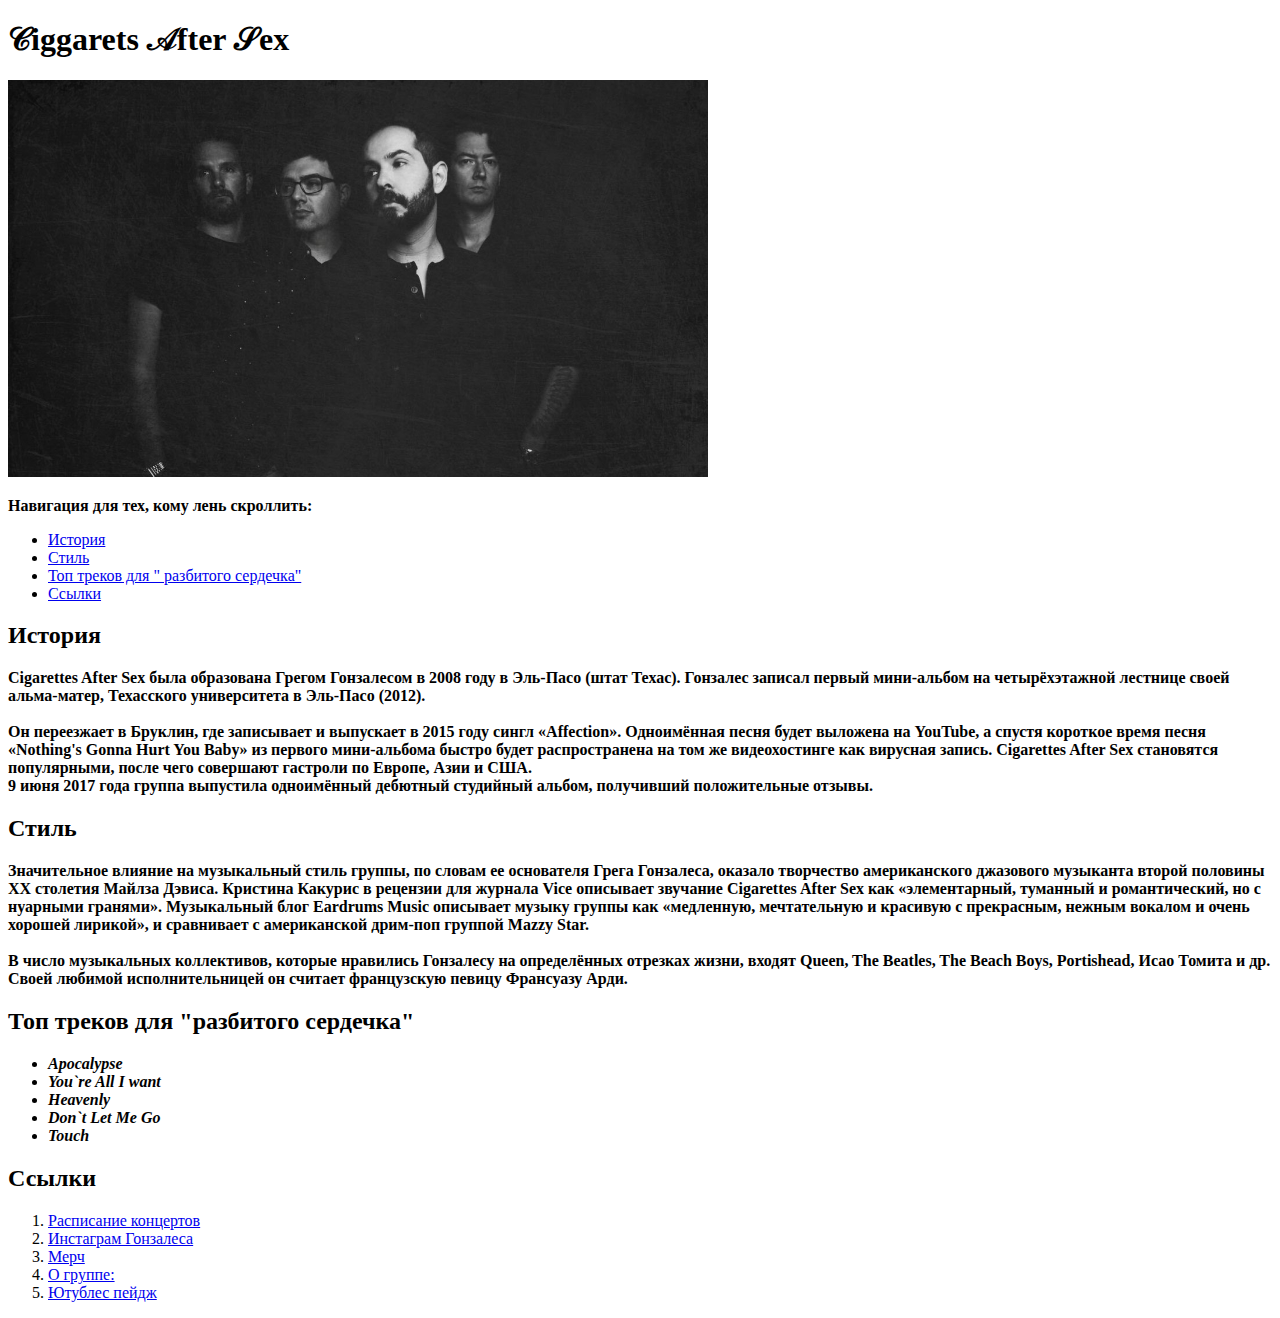
<file: project_1/index.html>
<!DOCTYPE html>
<html lang="en">

<head>
    <meta charset="UTF-8" />
    <title>Ciggarets After Sex</title>
</head>

<body>
    <h1>&Cscr;iggarets &Ascr;fter &Sscr;ex</h1>
    <img src="band.jpg " width="700" />
    <p>
        <strong>Навигация для тех, кому лень скроллить:</strong>
    </p>
    <ul>
        <li>
            <a href='#title-1'>История</a>
        </li>
        <li>
            <a href="#title-2">Стиль</a>
        </li>
        <li>
            <a href="#title-3">Топ треков для " разбитого сердечка"</a>
        </li>
        <li>
            <a href="#title-4">Ссылки</a>
        </li>
    </ul>
    <a name='title-1'></a>
    <h2>История</h2>
    <p>
        <strong>Cigarettes After Sex была образована Грегом Гонзалесом в 2008 году в Эль-Пасо (штат Техас). Гонзалес
            записал
            первый мини-альбом на четырёхэтажной лестнице своей альма-матер, Техасского университета в Эль-Пасо
            (2012).</br>
            </br>Он переезжает в Бруклин, где записывает и выпускает в 2015 году сингл «Affection». Одноимённая песня
            будет
            выложена на YouTube, а спустя короткое время песня «Nothing's Gonna Hurt You Baby» из первого
            мини-альбома
            быстро будет распространена на том же видеохостинге как вирусная запись. Cigarettes After Sex становятся
            популярными, после чего совершают гастроли по Европе, Азии и США.</br>
            9 июня 2017 года группа выпустила одноимённый дебютный студийный альбом, получивший положительные
            отзывы.
        </strong>
    </p>
    <a name="title-2"></a>
    <h2>Стиль</h2>
    <p>
        <strong>Значительное влияние на музыкальный стиль группы, по словам ее основателя Грега Гонзалеса, оказало
            творчество
            американского джазового музыканта второй половины XX столетия Майлза Дэвиса. Кристина Какурис в рецензии
            для
            журнала Vice описывает звучание Cigarettes After Sex как «элементарный, туманный и романтический, но с
            нуарными гранями». Музыкальный блог Eardrums Music описывает музыку группы как «медленную, мечтательную
            и
            красивую с
            прекрасным, нежным вокалом и очень хорошей лирикой», и сравнивает с американской дрим-поп группой Mazzy
            Star. </br>
            </br>В число музыкальных коллективов, которые нравились Гонзалесу на определённых отрезках жизни, входят
            Queen,
            The
            Beatles, The Beach Boys, Portishead, Исао Томита и др. Своей любимой исполнительницей он считает
            французскую
            певицу Франсуазу Арди.
        </strong>
    </p>
    <a name="title-3"></a>
    <h2>Топ треков для "разбитого сердечка"</h2>
    <p>
    <ul>
        <li>
            <em>
                <strong>Apocalypse</strong>
            </em>
        </li>
        <li>
            <em>
                <strong>You`re All I want</strong>
            </em>
        </li>
        <li>
            <em>
                <strong>Heavenly</strong>
            </em>
        </li>
        <li>
            <em>
                <strong>Don`t Let Me Go</strong>
            </em>
        </li>
        <li>
            <em>
                <strong>Touch</strong>
            </em>
        </li>
    </ul>
    </p>
    <a name="title-4"></a>
    <h2>Ссылки</h2>
    <ol>
        <li><a href='https://www.cigarettesaftersex.com/shows' target='_blank'>Расписание концертов</a></li>
        <li><a href='https://www.instagram.com/psychicparty/' target='_blank'>Инстаграм Гонзалеса</a></li>
        <li><a href='https://cigarettesaftersex.forwardmerch.com/' target='_blank'>Мерч</a></li>
        <li><a href='https://en.wikipedia.org/wiki/Cigarettes_After_Sex' target='_blank'>О группе:</a></li>
        <li><a href='https://www.youtube.com/channel/UCqNxhPZoLJ81i5QaK4nqn8A' target='_blank'>Ютублес пейдж</a></li>
    </ol>
</body>

</html>
</file>
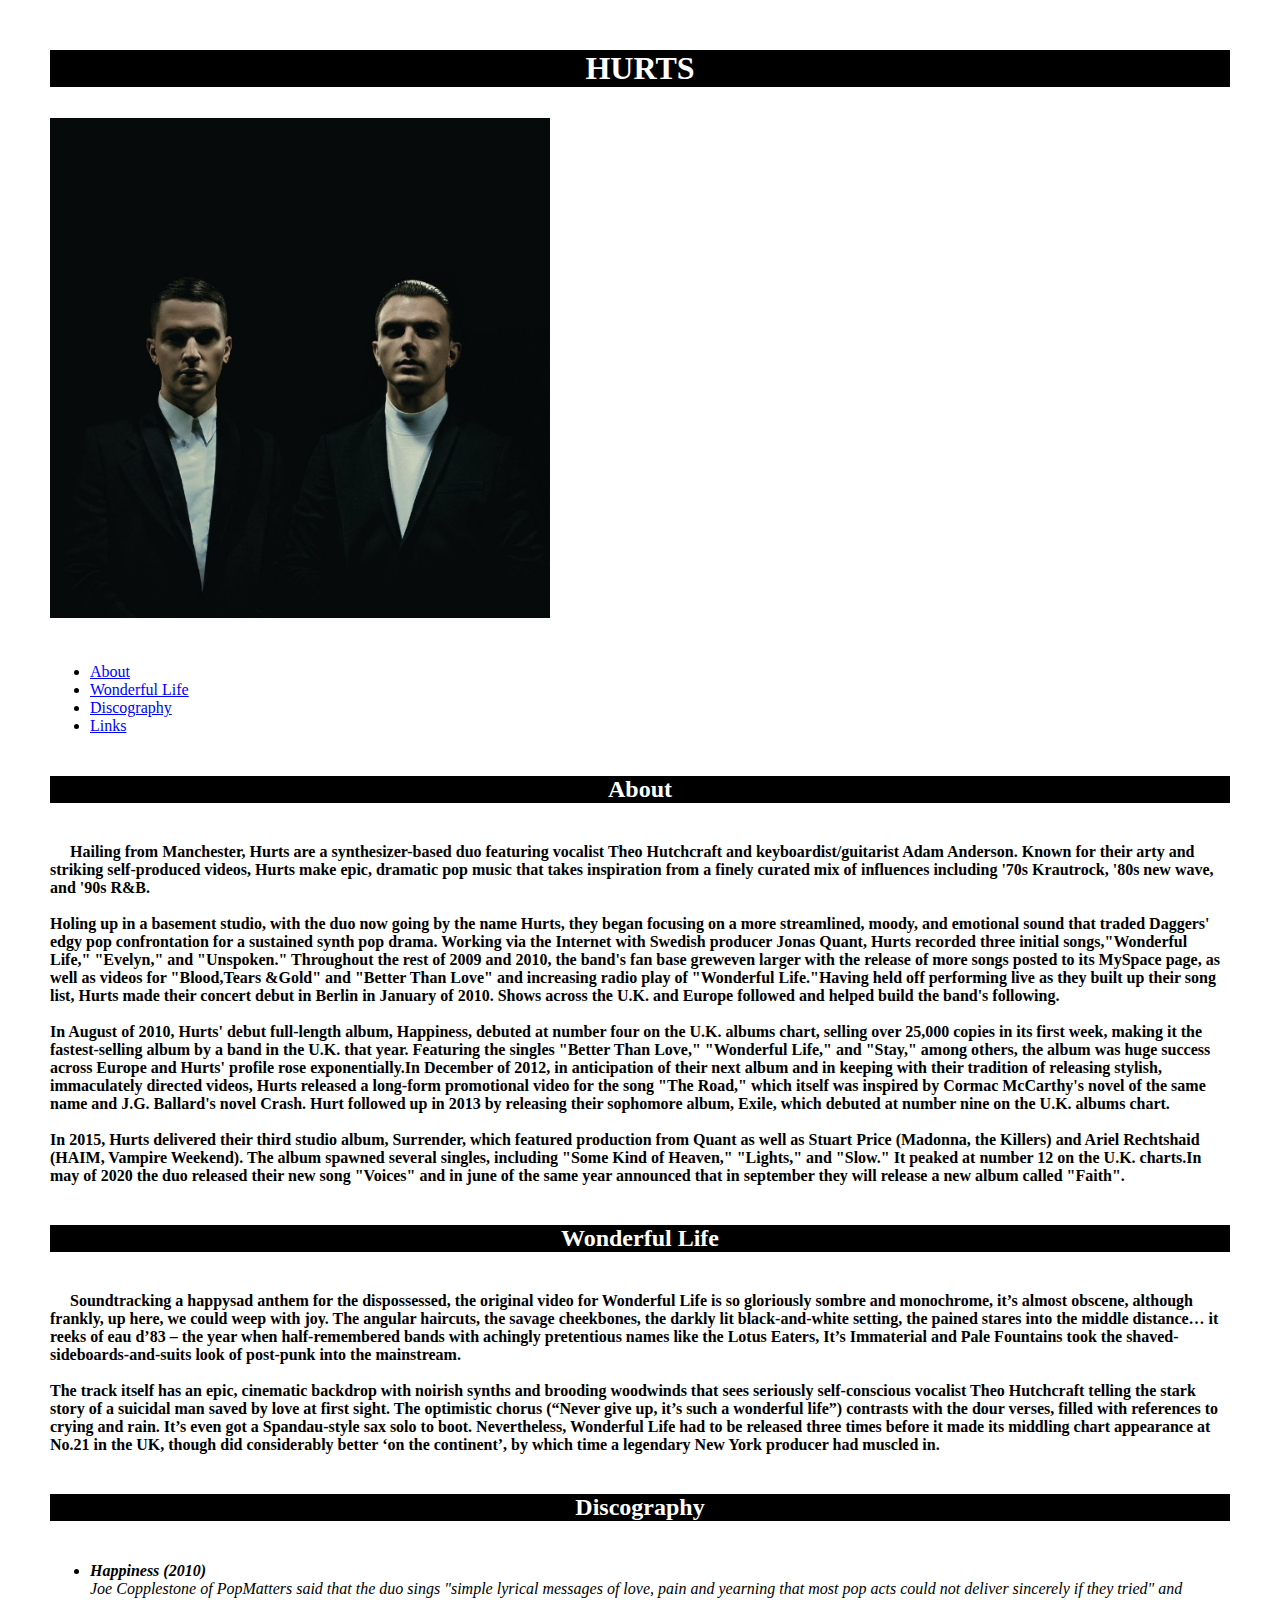
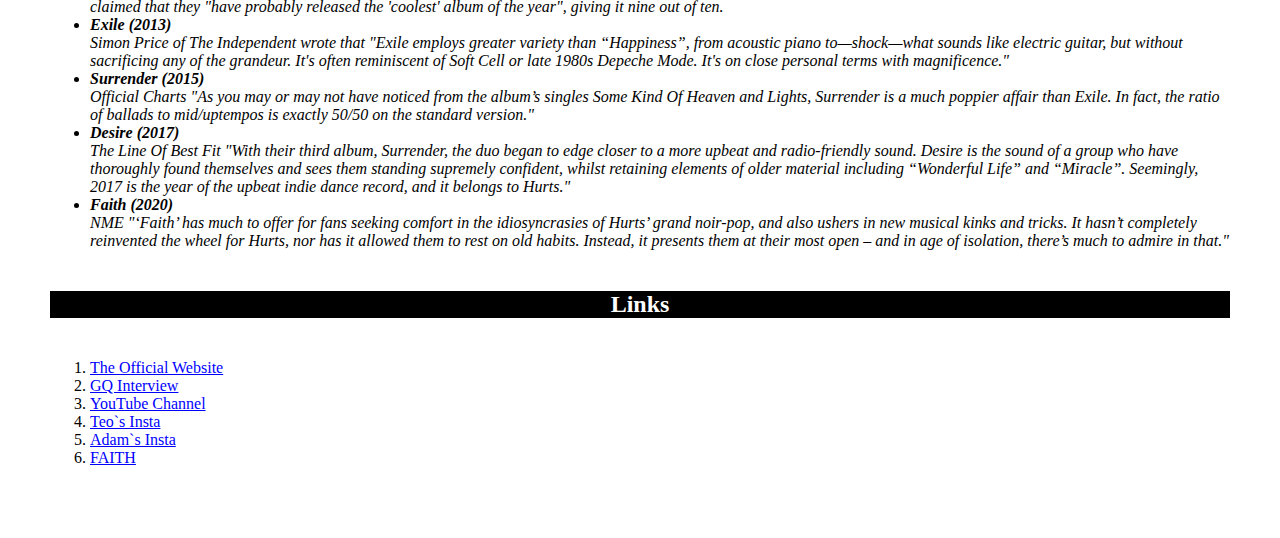
<file: project_2/index.html>
<!DOCTYPE html>
<html lang="en">

<head>
    <meta charset="UTF-8" />
    <title>HURTS</title>
    <link rel="stylesheet" href="styles.css" />
</head>
</head>

<body>
    <h1>HURTS</h1>
    <img src="hurts.jpg " width='500' />
    <div class="synopsis">
        <ul>
            <li>
                <a href='#title-1'>About</a>
            </li>
            <li>
                <a href="#title-2">Wonderful Life</a>
            </li>
            <li>
                <a href="#title-3">Discography</a>
            </li>
            <li>
                <a href="#title-4">Links</a>
            </li>
        </ul>
    </div>
    <a name='title-1'></a>
    <h2>About</h2>
    <p>
        <strong>
            Hailing from Manchester, Hurts are a synthesizer-based duo featuring vocalist Theo Hutchcraft and
            keyboardist/guitarist Adam Anderson. Known for their arty and striking self-produced videos, Hurts make
            epic, dramatic pop music that takes inspiration from a finely curated mix of influences including '70s
            Krautrock, '80s new wave, and '90s R&B.</br></br>
            Holing up in a basement studio, with the duo now going by the name Hurts, they began focusing on
            a more streamlined, moody, and emotional sound that traded Daggers' edgy pop confrontation for a
            sustained
            synth pop drama. Working via the Internet with Swedish producer Jonas Quant, Hurts recorded three
            initial
            songs,"Wonderful Life," "Evelyn," and "Unspoken." Throughout the rest of 2009 and 2010, the band's fan
            base greweven larger with the release of more songs posted to its MySpace page, as well as videos for
            "Blood,Tears &Gold" and "Better Than Love" and increasing radio play of "Wonderful Life."Having held off
            performing live as they built up their song list, Hurts made their concert debut
            in Berlin in January of 2010. Shows across the U.K. and Europe followed and helped build the band's
            following. </br></br>
            In August of 2010, Hurts' debut full-length album, Happiness, debuted at number four on
            the U.K. albums chart, selling over 25,000 copies in its first week, making it the fastest-selling album
            by
            a band in the U.K. that year. Featuring the singles "Better Than Love," "Wonderful Life," and "Stay,"
            among
            others, the album was huge success across Europe and Hurts' profile rose exponentially.In December of
            2012,
            in anticipation of their next album and in keeping with their tradition of releasing stylish,
            immaculately
            directed videos, Hurts released a long-form promotional video for the song "The Road," which itself was
            inspired by Cormac McCarthy's novel of the same name and J.G. Ballard's novel Crash. Hurt followed up in
            2013 by releasing their sophomore album, Exile, which debuted at number nine on
            the U.K. albums chart.</br></br>
            In 2015, Hurts delivered their third studio album, Surrender, which featured production from
            Quant as well as Stuart Price (Madonna, the Killers) and Ariel Rechtshaid (HAIM, Vampire Weekend). The
            album
            spawned several singles, including "Some Kind of Heaven," "Lights," and "Slow." It peaked at number 12
            on
            the U.K. charts.In may of 2020 the duo released their new song "Voices" and in june of the same year
            announced that in september they will release a new album called "Faith". </strong>
    </p>
    <a name="title-2"></a>
    <h2>Wonderful Life</h2>
    <p>
        <strong>Soundtracking a happysad anthem for the dispossessed, the original video for Wonderful Life is
            so
            gloriously sombre and monochrome, it’s almost obscene, although frankly, up here, we could weep with
            joy.
            The angular haircuts, the savage cheekbones, the darkly lit black-and-white setting, the pained
            stares into
            the middle distance… it reeks of eau d’83 – the year when half-remembered bands with achingly
            pretentious
            names like the Lotus Eaters, It’s Immaterial and Pale Fountains took the shaved-sideboards-and-suits
            look of
            post-punk into the mainstream. </br></br>
            The track itself has an epic, cinematic backdrop with noirish synths and brooding woodwinds that
            sees
            seriously self-conscious vocalist Theo Hutchcraft telling the stark story of a suicidal man saved by
            love at
            first sight. The optimistic chorus (“Never give up, it’s such a wonderful life”) contrasts with the
            dour
            verses, filled with references to crying and rain. It’s even got a Spandau-style sax solo to boot.
            Nevertheless, Wonderful Life had to be released three times before it made its middling chart
            appearance at
            No.21 in the UK, though did considerably better ‘on the continent’, by which time a legendary New
            York
            producer had muscled in.
        </strong>
    </p>
    <a name="title-3"></a>
    <h2>Discography</h2>
    <div class="synopsis">
        <ul>
            <li>
                <em>
                    <strong>Happiness (2010)</strong>
                    </br>
                    Joe Copplestone of PopMatters said that the duo sings "simple lyrical messages of love, pain and
                    yearning that most pop acts could not deliver sincerely if they tried" and claimed that they
                    "have
                    probably released the 'coolest' album of the year", giving it nine out of ten.
                </em>
            </li>
            <li>
                <em>
                    <strong>Exile (2013)</strong></br>
                    Simon Price of The Independent wrote that "Exile employs greater variety than “Happiness”, from
                    acoustic
                    piano to—shock—what sounds like electric guitar, but without sacrificing any of the grandeur.
                    It's often
                    reminiscent of Soft Cell or late 1980s Depeche Mode. It's on close personal terms with
                    magnificence."
                </em>
            </li>
            <li>
                <em>
                    <strong>Surrender (2015)</strong></br>
                    Official Charts "As you may or may not have noticed from the album’s singles Some Kind Of Heaven
                    and
                    Lights, Surrender is a much poppier affair than Exile. In fact, the ratio of ballads to
                    mid/uptempos is
                    exactly 50/50 on the standard version."
                </em>
            </li>
            <li>
                <em>
                    <strong>Desire (2017)</strong></br>
                    The Line Of Best Fit "With their third album, Surrender, the duo began to edge closer to a more
                    upbeat
                    and radio-friendly sound. Desire is the sound of a group who have thoroughly found themselves
                    and sees
                    them standing supremely confident, whilst retaining elements of older material including
                    “Wonderful
                    Life” and “Miracle”. Seemingly, 2017 is the year of the upbeat indie dance record, and it
                    belongs to
                    Hurts."
                </em>
            </li>
            <li>
                <em>
                    <strong>Faith (2020)</strong></br>
                    NME "‘Faith’ has much to offer for fans seeking comfort in the idiosyncrasies of Hurts’ grand
                    noir-pop,
                    and also ushers in new musical kinks and tricks. It hasn’t completely reinvented the wheel for
                    Hurts,
                    nor has it allowed them to rest on old habits. Instead, it presents them at their most open –
                    and in age
                    of isolation, there’s much to admire in that."
                </em>
            </li>
        </ul>
    </div>
    <a name="title-4"></a>
    <h2>Links</h2>
    <div class="synopsis">
        <ol>
            <li><a href='https://informationhurts.com/' target='_blank'>The Official Website</a></li>
            <li><a href='https://www.gq-magazine.co.uk/article/gq-style-news-personal-style-hurts' target='_blank'>GQ
                    Interview</a></li>
            <li><a href='https://www.youtube.com/channel/UCCLnNaT_gYUKHI50Uin6bMQ' target='_blank'>YouTube Channel</a>
            </li>
            <li><a href='https://instagram.com/theohurts/' target='_blank'>Teo`s Insta</a></li>
            <li><a href='https://instagram.com/adamhurts/' target='_blank'>Adam`s Insta</a></li>
            <li><a href='https://www.wonderlandmagazine.com/2020/06/30/hurts-faith-album-intervew/'
                    target="_blank">FAITH</a></li>
        </ol>
    </div>
</body>

</html>
</file>
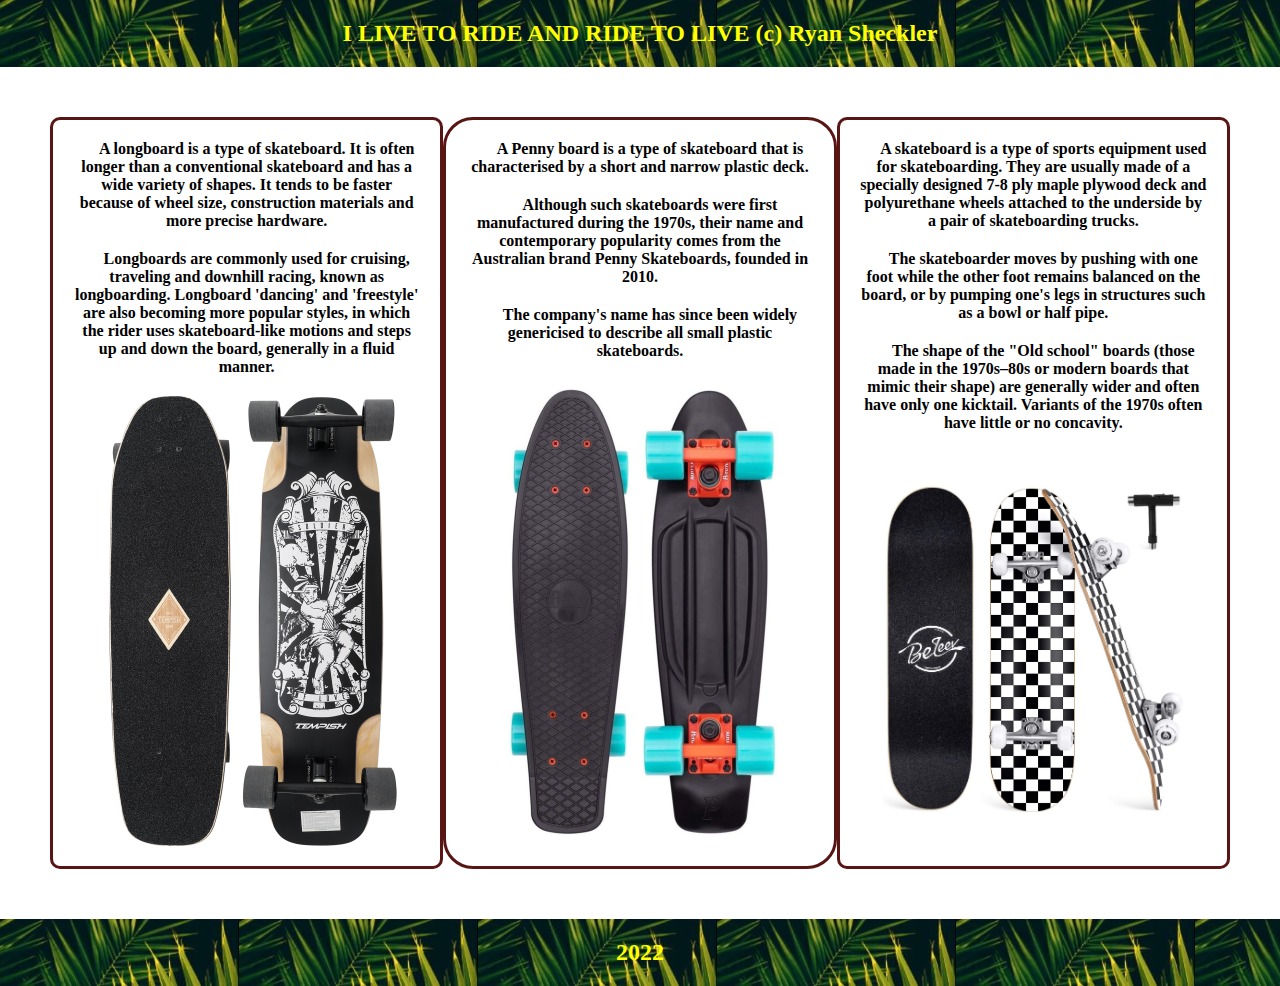
<file: project_4/index.html>
<!DOCTYPE html>
<html lang="en">

<head>
    <meta charset="UTF-8" />
    <title>Веб-страница</title>
    <link rel="stylesheet" href="styles.css" />
</head>

<body>
    <div class="header-container">
        <div class="header">
            <h2>
                <div class="start">I LIVE TO RIDE AND RIDE TO LIVE (c) Ryan Sheckler</div>
            </h2>
        </div>
    </div>
    <div class="column-container">
        <div class="column-1">
            <p>
                <strong>
                    A longboard is a type of skateboard.
                    It is often longer than a conventional skateboard and has a
                    wide
                    variety of shapes. It tends to be faster because of wheel size, construction materials and more
                    precise
                    hardware.</strong>
            </p>
            <p>
                <strong> Longboards are commonly used for cruising, traveling and downhill racing, known as
                    longboarding. Longboard 'dancing' and 'freestyle' are also becoming more popular styles, in
                    which
                    the
                    rider uses skateboard-like motions and steps up and down the board, generally in a fluid
                    manner.</strong>
            </p><img src="long.jpg" />
        </div>
        <div class="column-2">
            <p><strong>A Penny board is a type of skateboard that is characterised by a short and narrow
                    plastic
                    deck.</strong>
            </p>
            <p>
                <strong>Although such skateboards were first manufactured during the 1970s, their name and
                    contemporary
                    popularity comes from the Australian brand Penny Skateboards, founded in 2010.</strong>
            </p>
            <p>
                <strong> The
                    company's
                    name
                    has
                    since
                    been widely genericised to describe all small plastic skateboards.</strong>
            </p><img src="penny.jpg" />
        </div>
        <div class="column-3">
            <p> <strong>A skateboard is a type of sports equipment used for skateboarding. They are usually made of a
                    specially
                    designed 7-8 ply maple plywood deck and polyurethane wheels attached to the underside by a pair of
                    skateboarding trucks.</strong></p>
            <p> <strong>The skateboarder moves by pushing with one foot while the other foot remains
                    balanced on the board,
                    or
                    by pumping one's legs in structures such as a bowl or half pipe. </strong></p>
            <p> <strong>The shape of the

                    "Old school" boards (those made in the 1970s–80s or modern boards that mimic
                    their shape) are
                    generally
                    wider and often have only one kicktail. Variants of the 1970s often have little or no
                    concavity.
                </strong></p><img src="classic.jpeg" />
        </div>
    </div>
    <div class="footer-container">
        <div class="footer">
            <h2>
                <div class="end">2022</div>
            </h2>
        </div>
    </div>
</body>

</html>
</file>
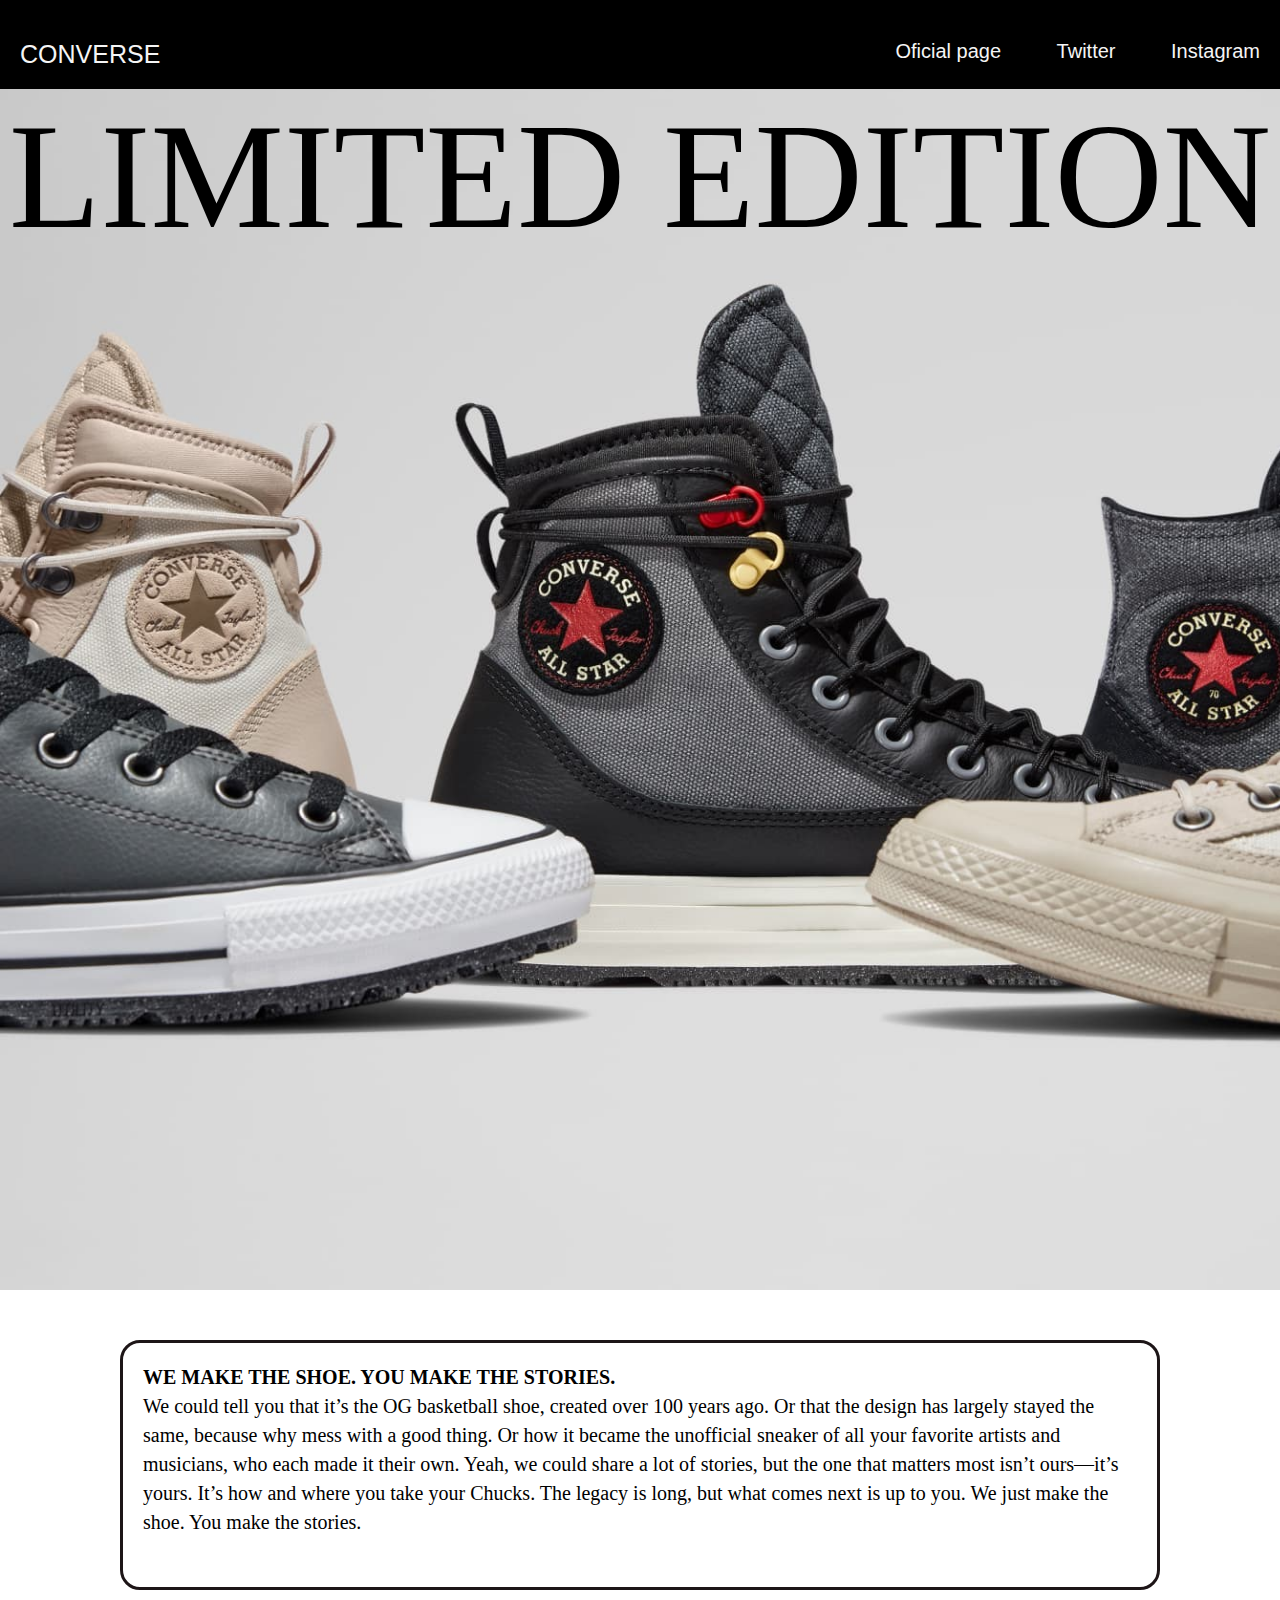
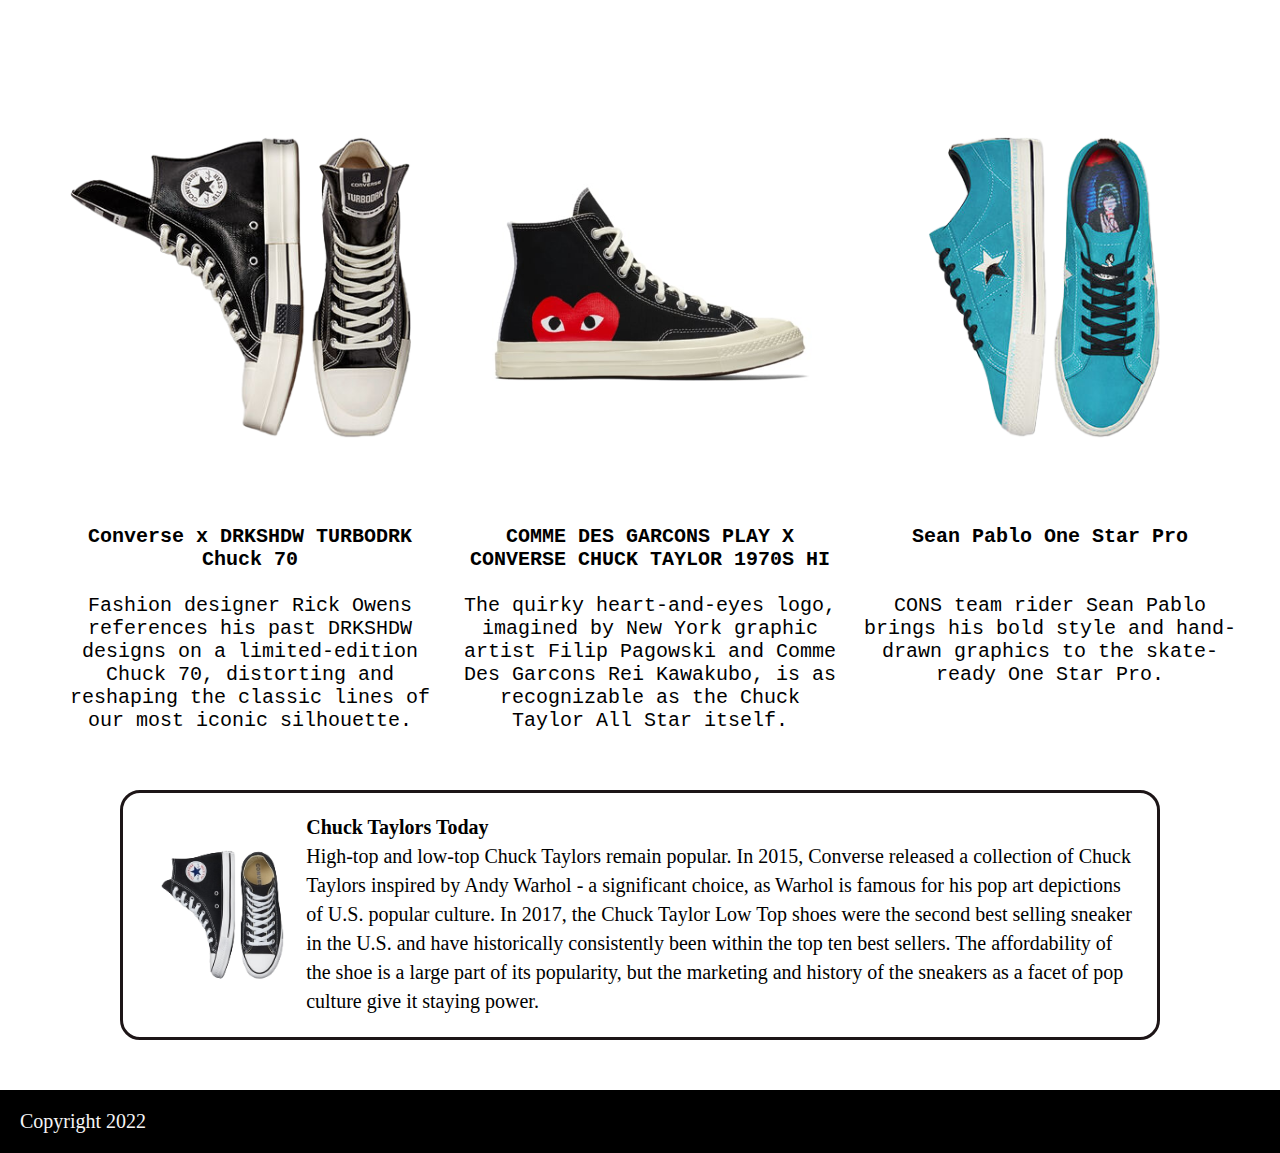
<file: project_5/index.html>
<!DOCTYPE html>
<html lang="en">

<head>
    <meta charset="UTF-8" />
    <title>Converse/Limited</title>
    <link href="styles.css" rel="stylesheet" />
</head>

<body>

    <div class="menu-container">
        <div class="logo">CONVERSE</div>
        <ul class="menu">
            <li><a href="https://www.converse.com/uk">Oficial page</a></li>
            <li><a href="https://twitter.com/converse">Twitter</a></li>
            <li><a href="https://www.instagram.com/converse_london/">Instagram</a></li>
        </ul>
    </div>
    <div class="header-container">
        <div class="header">LIMITED EDITION</div>
    </div>
    <div class="block-container">
        <div class="block-1">
            <p>
                <strong>WE MAKE THE SHOE. YOU MAKE THE STORIES.</strong></br>We could tell you that it’s the OG
                basketball
                shoe,
                created
                over
                100 years ago. Or that the design has
                largely stayed the same, because why mess with a good thing.
                Or how it became the unofficial sneaker of all your favorite artists and musicians, who each
                made it
                their own. Yeah, we could share a lot of stories, but the one that matters most isn’t ours—it’s
                yours.
                It’s how and where you take your Chucks. The legacy is long, but what comes next is up to you.
                We
                just
                make the shoe. You make the stories.
            </p>
        </div>
    </div>
    <div class="column-container">
        <div class="column-1"><img src="RickOwens.png" />
            <p>
                <strong>Converse x DRKSHDW TURBODRK Chuck 70</strong>
            </p></br>
            <p>Fashion designer Rick Owens references his past DRKSHDW designs on a limited-edition Chuck 70,
                distorting
                and reshaping the classic lines of our most iconic silhouette.</p>
        </div>
        <div class="column-2"><img src="CommeDesGarsons.jpg" />
            <p>
                <strong>COMME DES GARCONS PLAY X CONVERSE CHUCK TAYLOR 1970S HI</strong>
            </p></br>
            <p>The quirky heart-and-eyes logo, imagined by New York graphic artist Filip Pagowski and Comme Des
                Garcons
                Rei Kawakubo, is as recognizable as the Chuck Taylor All Star itself.
            </p>
        </div>
        <div class="column-3"><img src="Sean-Pablo.png" />
            <p>
                <strong>Sean Pablo One Star Pro</strong>
            </p></br></br>
            <p>CONS team rider Sean Pablo brings his bold style and hand-drawn graphics to the skate-ready One Star
                Pro.
            </p>
        </div>

    </div>
    <div class="block-container">
        <div class="block-2"><img src="ChuckTaylorClassic.png" />
            <p>
                <strong>Chuck Taylors Today</strong> </br>High-top and low-top Chuck Taylors remain popular. In
                2015, Converse released a collection of Chuck
                Taylors inspired by Andy Warhol - a significant choice, as Warhol is famous for his pop art
                depictions of U.S. popular culture. In 2017, the Chuck Taylor Low Top shoes were the second best selling
                sneaker in the U.S. and have historically consistently been within the top ten best sellers. The
                affordability of the shoe is a large part of its popularity, but the marketing and history of the
                sneakers as a facet of pop culture give it staying power.
            </p>
        </div>
    </div>
    <div class="footer">Copyright 2022</div>
</body>

</html>
</file>
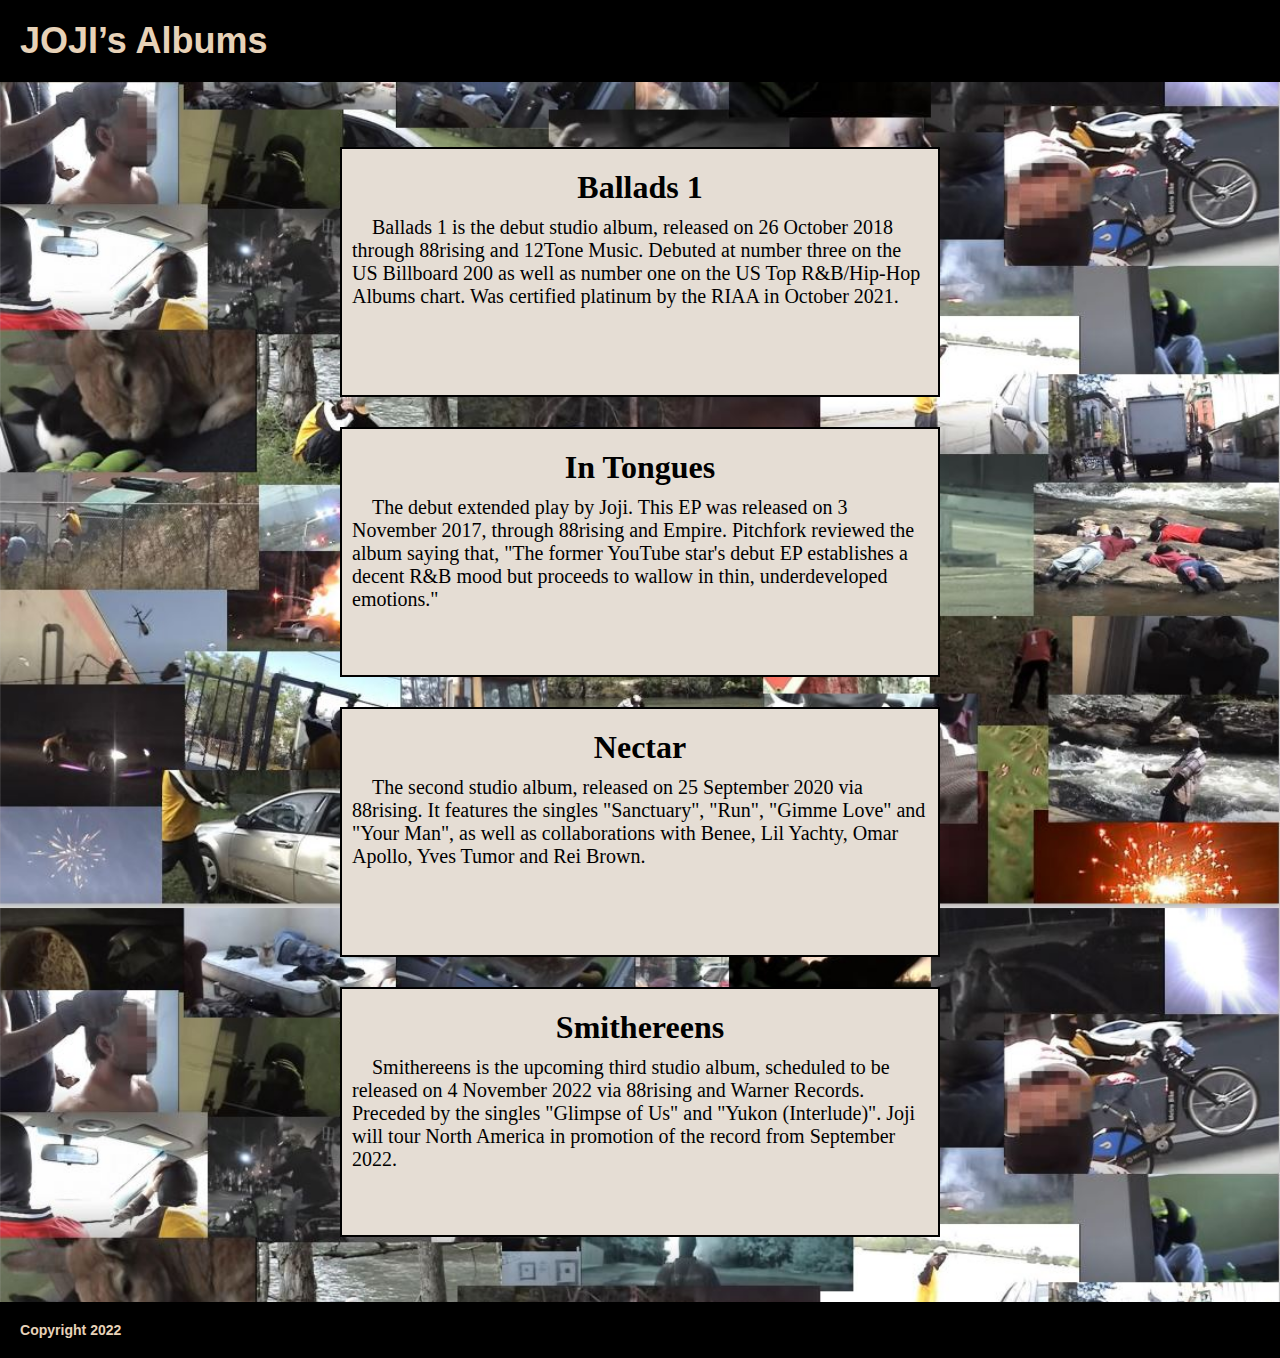
<file: project_6/index.html>
<!DOCTYPE html>
<html lang="en">

<head>
    <meta charset="UTF-8" />
    <meta name="viewport" content="width=device-width, initial-scale=1">
    <title>JOJI/Albums</title>
    <link rel="stylesheet" href="styles.css" />
</head>

<body>
    <div class="header">
        <h1>JOJI’s Albums</h1>

    </div>
    <div class="column-container">
        <div class="column-1">
            <h2>Ballads 1
            </h2>
            <p>Ballads 1 is the debut studio album, released on 26 October 2018 through 88rising and 12Tone
                Music. Debuted at number three on the US Billboard 200 as well as number one on the US Top
                R&B/Hip-Hop Albums chart. Was certified platinum by the RIAA in October 2021.
            </p>
        </div>
        <div class="column-2">
            <h2>In Tongues
            </h2>
            <p>The debut extended play by Joji. This EP was released on 3 November 2017, through 88rising and
                Empire.
                Pitchfork reviewed the album saying that, "The former YouTube star's debut EP establishes a decent
                R&B
                mood but proceeds to wallow in thin, underdeveloped emotions."
            </p>
        </div>
        <div class="column-3">
            <h2>Nectar
            </h2>
            <p>The second studio album, released on 25 September 2020 via 88rising. It features the singles
                "Sanctuary",
                "Run", "Gimme Love" and "Your Man", as well as collaborations with Benee, Lil
                Yachty, Omar Apollo, Yves Tumor and Rei Brown.
            </p>
        </div>

        <div class="column-4">
            <h2>Smithereens
            </h2>
            <p>Smithereens is the upcoming third studio album, scheduled to be released on 4 November 2022 via 88rising
                and
                Warner Records. Preceded by the singles "Glimpse of Us" and "Yukon (Interlude)". Joji will tour North
                America in promotion of the record from September 2022.
            </p>
        </div>
    </div>
    <div class="footer">
        <h3>Copyright 2022
        </h3>
    </div>

</body>

</html>
</file>
<file: project_2/styles.css>
h1,
h2 {
    background-color: rgb(0, 0, 0);
    color: rgb(255, 255, 255);
    text-align: center;
}

body {
    margin: 50px;
}

p {
    padding: 20px 0px 20px 0px;
    text-indent: 20px;
}

.synopsis {
    padding: 5px 0px 5px 0px;
}

a:link {
    color: blue;
    text-decoration: line;
}

a:visited {
    color: purple;
}

a:hover {
    color: grey;
    text-decoration: underline;
}

img {
    padding: 10px 0px 20px 0px;
}
</file>
<file: project_4/styles.css>
* {
    margin: 0;
    padding: 0;
    box-sizing: border-box;
}

.header-container {
    padding: 20px;
    display: flex;
    justify-content: center;
    color: rgb(255, 255, 3);
    background-image: url(start1.JPG);
    background-size: contain;
}

.header {
    display: flex;
    justify-content: center;
}

.column-container {
    display: flex;
    justify-content: space-around;
    margin: 50px;
}

.column-container div {
    padding: 20px;
    box-sizing: border-box;
    top: 112px;
    border: 3px solid #591414;
    width: 400px;
    display: flex;
    flex-direction: column;
}

.column-1,
.column-3 {
    border-radius: 10px;
}

.column-2 {
    border-radius: 30px;
}

.footer-container {
    padding: 20px;
    display: flex;
    justify-content: center;
    color: rgb(255, 255, 2);
    background-image: url(start1.JPG);
    background-size: contain;
}


p {
    text-indent: 20px;
    text-align: center;
    margin-bottom: 20px;
    font-family: 'Times New Roman', Times, serif;
    font-style: normal;
}

img {
    margin: 0 auto;
    width: 300px;
    height: 100%;
    object-fit: contain;
}
</file>
<file: project_5/styles.css>
* {
    margin: 0;
    padding: 0;
    box-sizing: border-box;
}

body {
    font-size: 20px;
    color: black;
}

a:link,
a:visited {
    color: whitesmoke;
    text-decoration: none;
}

a:hover {
    text-decoration: underline;
    color: rgb(70, 20, 20);
}

.menu-container {
    width: 100%;
    padding: 20px;
    display: flex;
    background-color: black;
    position: fixed;
    color: whitesmoke;
    justify-content: space-between;
    font-family: 'Trebuchet MS', 'Lucida Sans Unicode', 'Lucida Grande', 'Lucida Sans', Arial, sans-serif;
}

.logo {
    margin-top: 20px;
    font-size: 25px;
}

.menu {
    margin-top: 20px;
}

.menu>li {
    margin-right: 50px;
    display: inline;
}

.menu>li:last-of-type {
    margin-right: 0;
}

.header-container {
    display: flex;
    justify-content: center;
    background-image: url(Hero-1.jpg);
    background-size: cover;
}

.header {
    height: 1200px;
    display: flex;
    font-size: 150px;
    font-family: 'Times New Roman', Times, serif;
    margin-top: 90px;
    text-align: center;
}

.block-container {
    display: flex;
    justify-content: center;
    margin: 50px;
}

.block-1,
.block-2 {
    box-sizing: border-box;
    padding: 20px;
    width: 1040px;
    height: 250px;
    border: 3px solid #1d1517;
    font-family: 'Times New Roman', Times, serif;
    border-radius: 20px;
    line-height: 29px;
}

.block-2 {
    display: flex;
}

.column-container {
    display: flex;
    justify-content: space-around;
    margin: 50px;
}

.column-container div {
    padding: 10px;
    box-sizing: border-box;
    border: none;
    width: 400px;
    height: 700px;
    display: flex;
    flex-direction: column;
    font-family: 'Courier New', Courier, monospace;
    text-align: center;
}

.footer {
    padding: 20px;
    display: flex;
    justify-content: flex-start;
    color: whitesmoke;
    background-color: black;
}
</file>
<file: project_6/styles.css>
* {
    margin: 0;
    padding: 0;
    box-sizing: border-box;
}

body {
    overflow-x: hidden;
    background-image: url(Background.JPG);
    background-size: contain;
}

.header {
    display: flex;
    justify-content: flex-start;
    width: 100%;
    padding: 20px;
    background-color: black;
    color: rgb(231, 210, 184);
    font-size: 18px;
    font-family: 'Trebuchet MS', 'Lucida Sans Unicode', 'Lucida Grande', 'Lucida Sans', Arial, sans-serif;
}

.column-container {
    display: flex;
}

.column-1,
.column-2,
.column-3,
.column-4 {
    box-sizing: border-box;
    border: 2px solid black;
    width: 330px;
    height: 165px;
    margin: 15px;
    background-color: rgb(229, 221, 212);
}

h2 {
    padding-top: 10px;
    font-size: 18px;
    font-family: 'Times New Roman', Times, serif;
    text-align: center;
}

p {
    font-size: 15px;
    font-family: 'Times New Roman', Times, serif;
    text-align: start;
    text-indent: 20px;
}

h2,
p {
    margin: 5px;
}

.footer {
    padding: 20px;
    display: flex;
    justify-content: flex-start;
    color: rgb(231, 210, 184);
    background-color: black;
    font-size: 12px;
    font-family: 'Trebuchet MS', 'Lucida Sans Unicode', 'Lucida Grande', 'Lucida Sans', Arial, sans-serif;
}

/* Макет для мобильных */
@media only screen and (max-width: 400px) {
    .column-container {
        display: flex;
        flex-direction: column;
    }
}

/* Макет для десктопов */
@media only screen and (min-width:961px) {
    .column-container {
        display: flex;
        justify-content: center;
        flex-wrap: wrap;
        margin: 50px;
    }

    .column-1,
    .column-2,
    .column-3,
    .column-4 {
        width: 600px;
        height: 250px;
    }

    h2 {
        font-size: 32px;

    }

    p {
        font-size: 20px;
    }

    h2,
    p {
        margin: 10px;
    }
}

/* Макет для планшетов */
@media only screen and (min-width: 401px) and (max-width: 960px) {}
</file>
